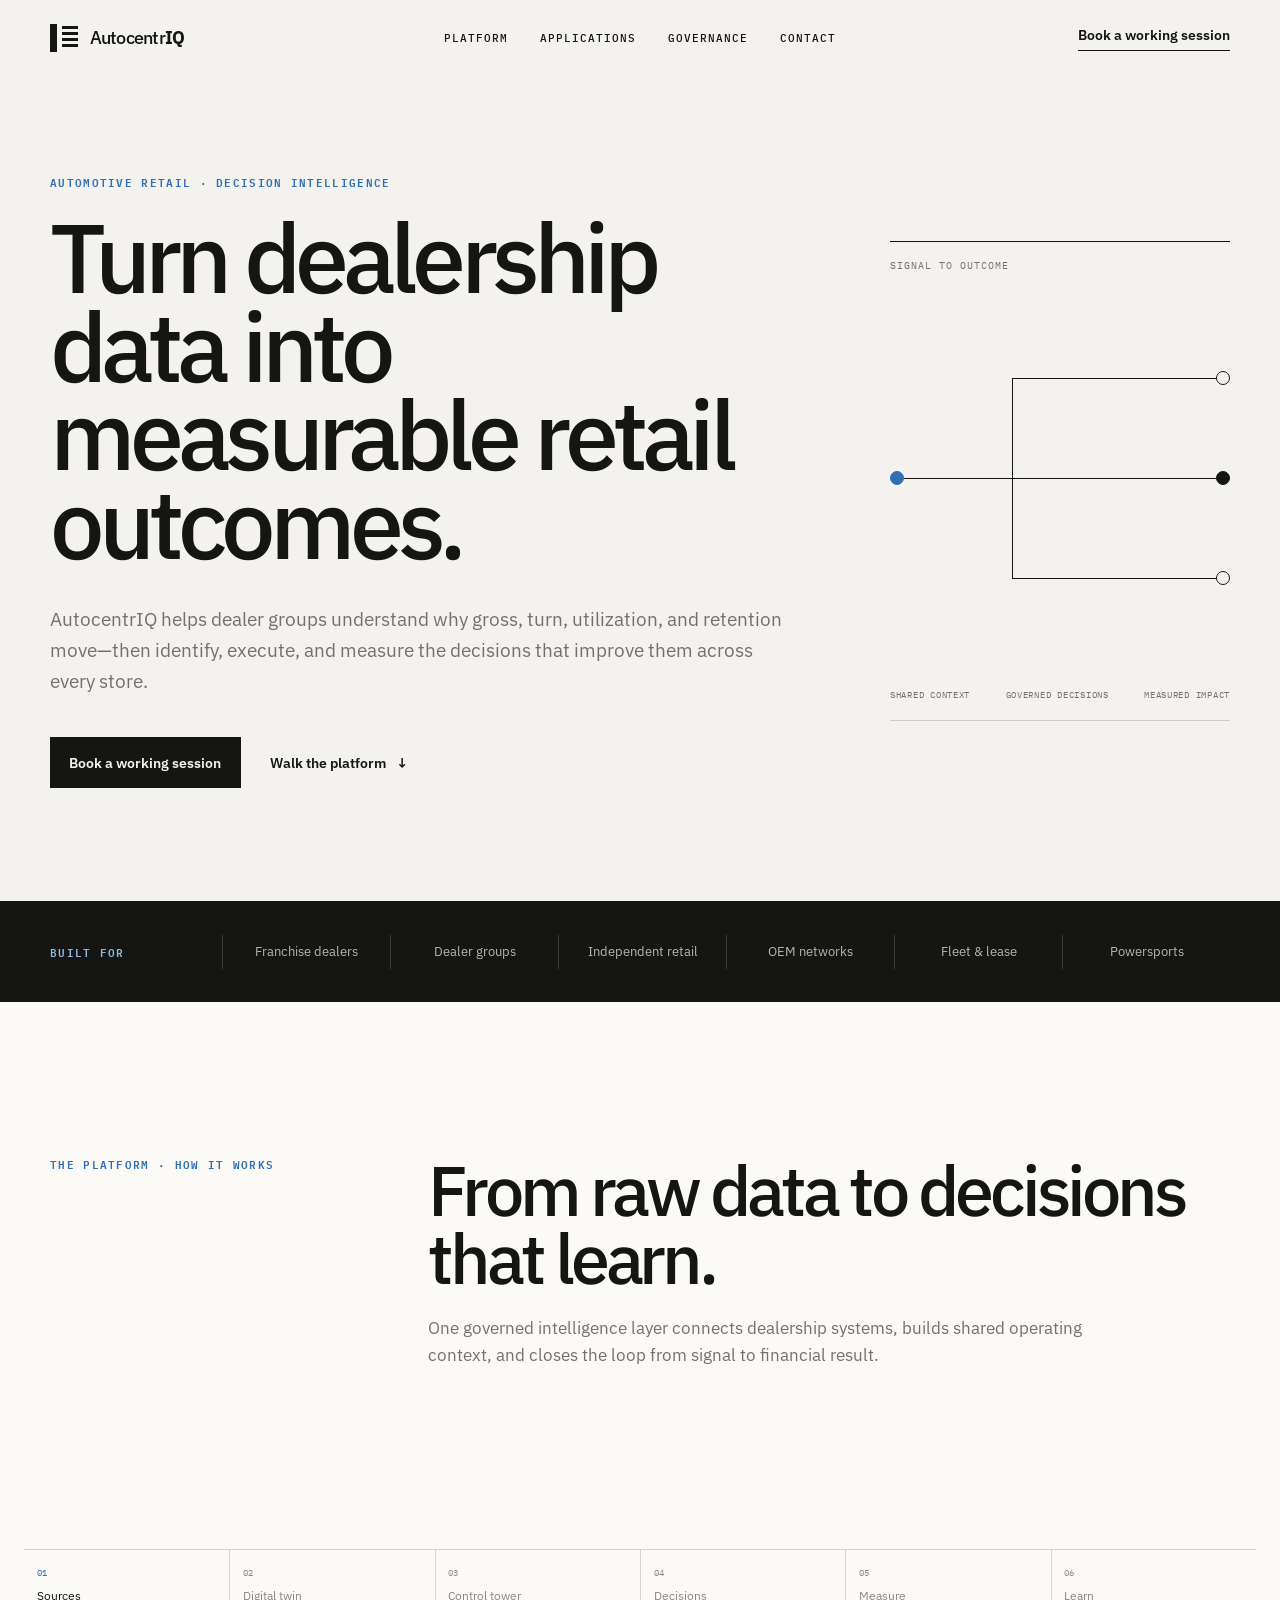
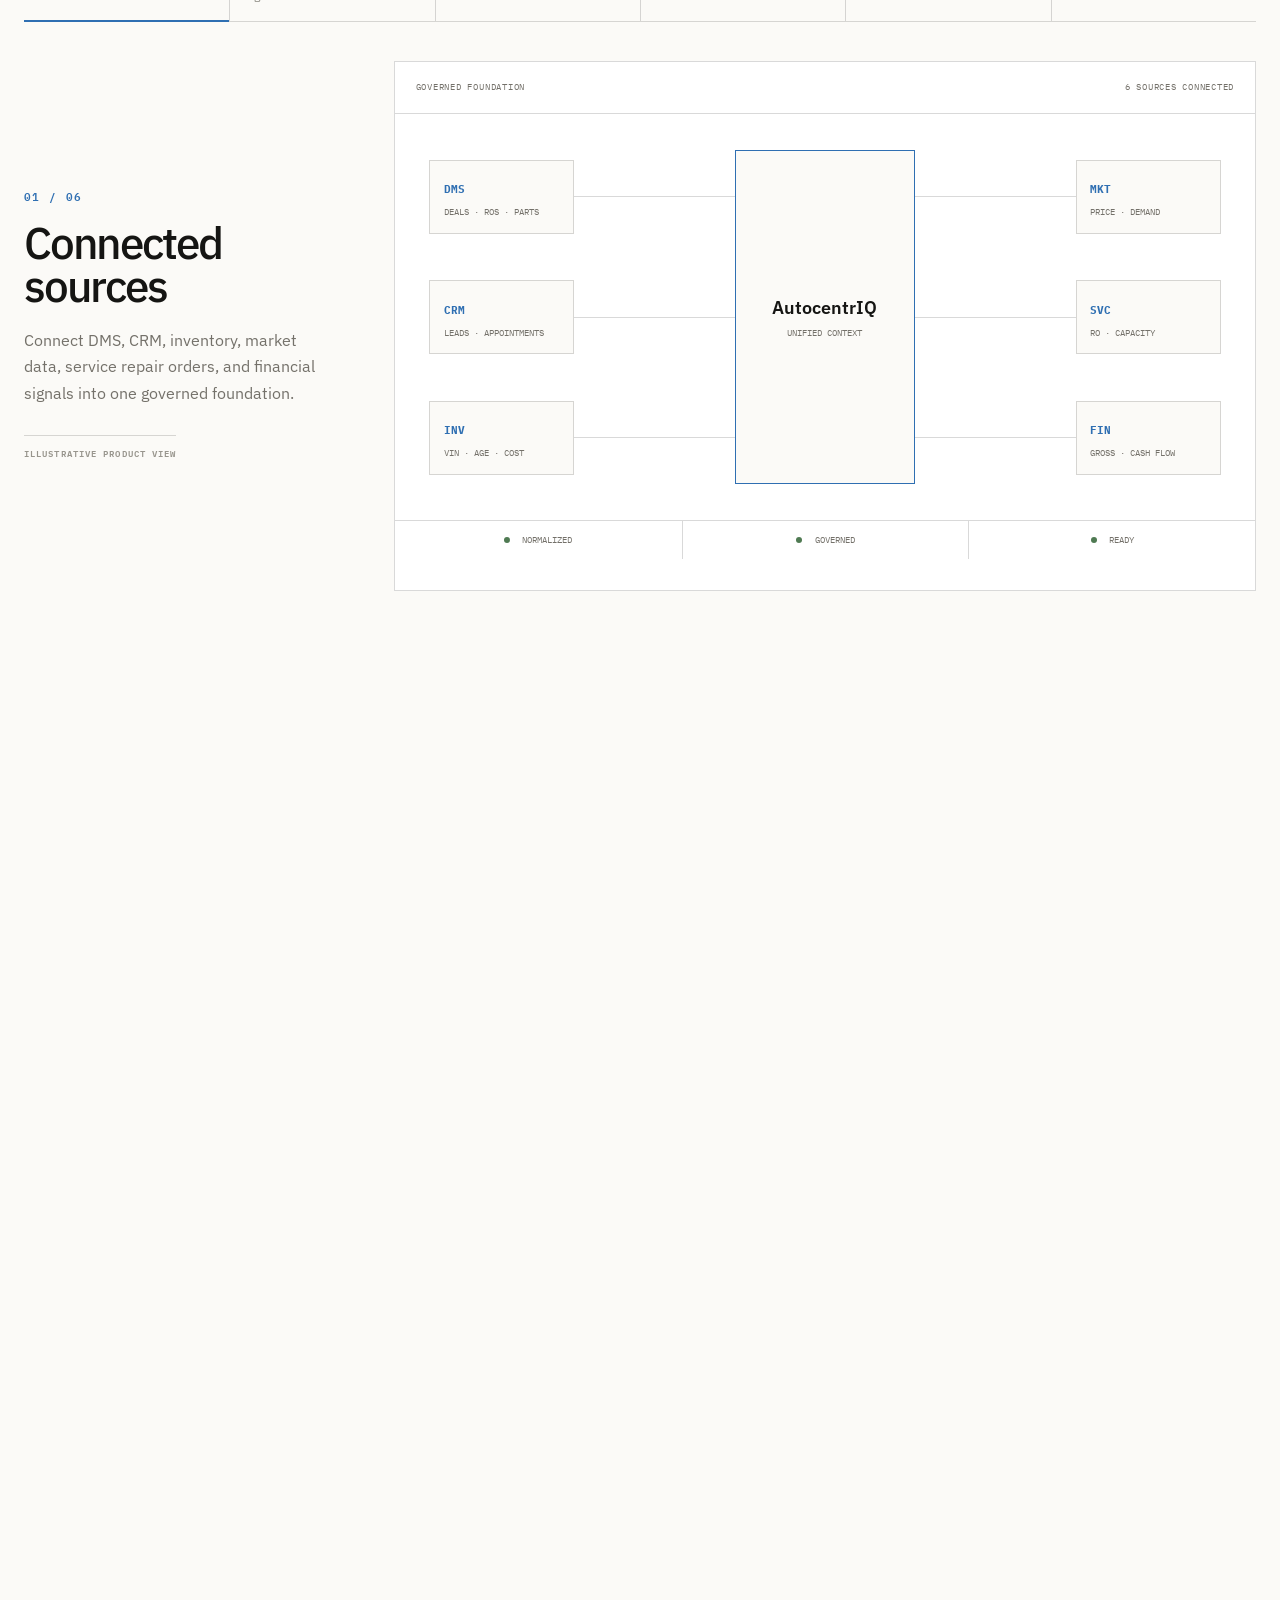
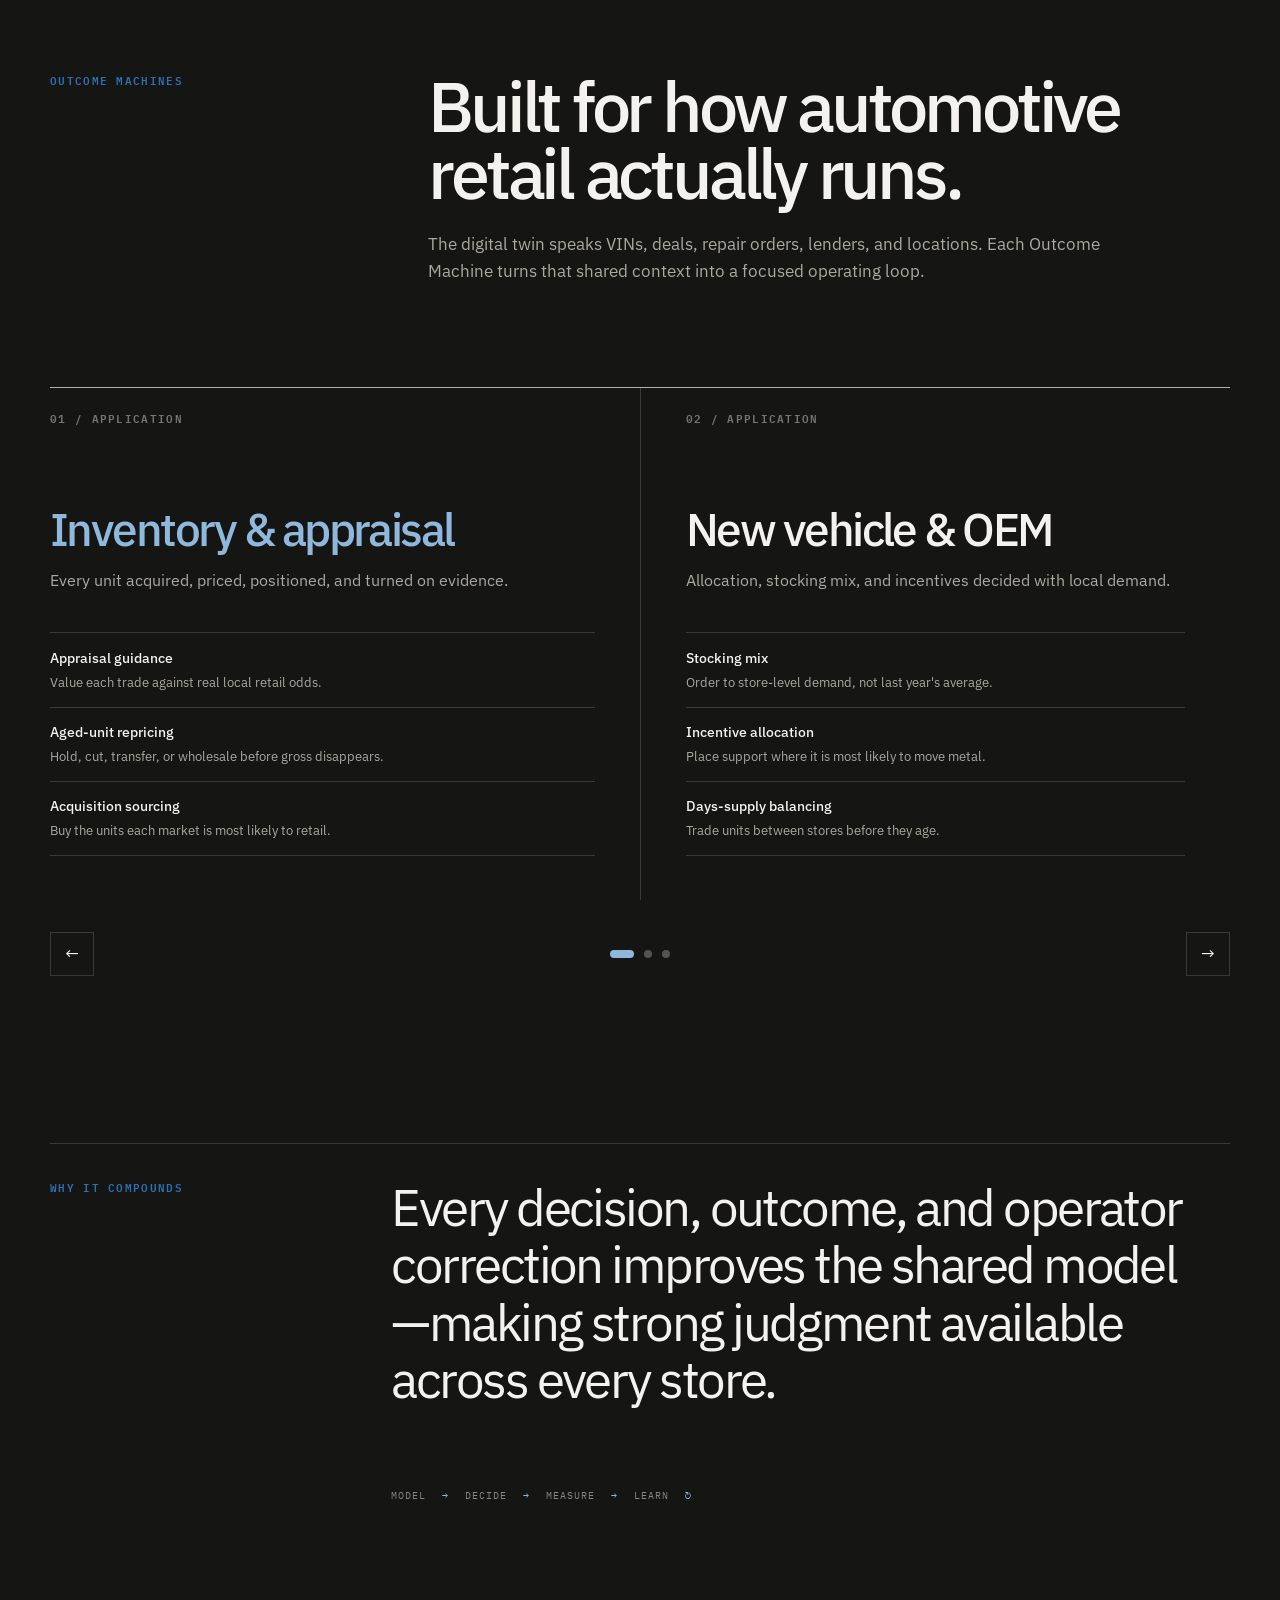
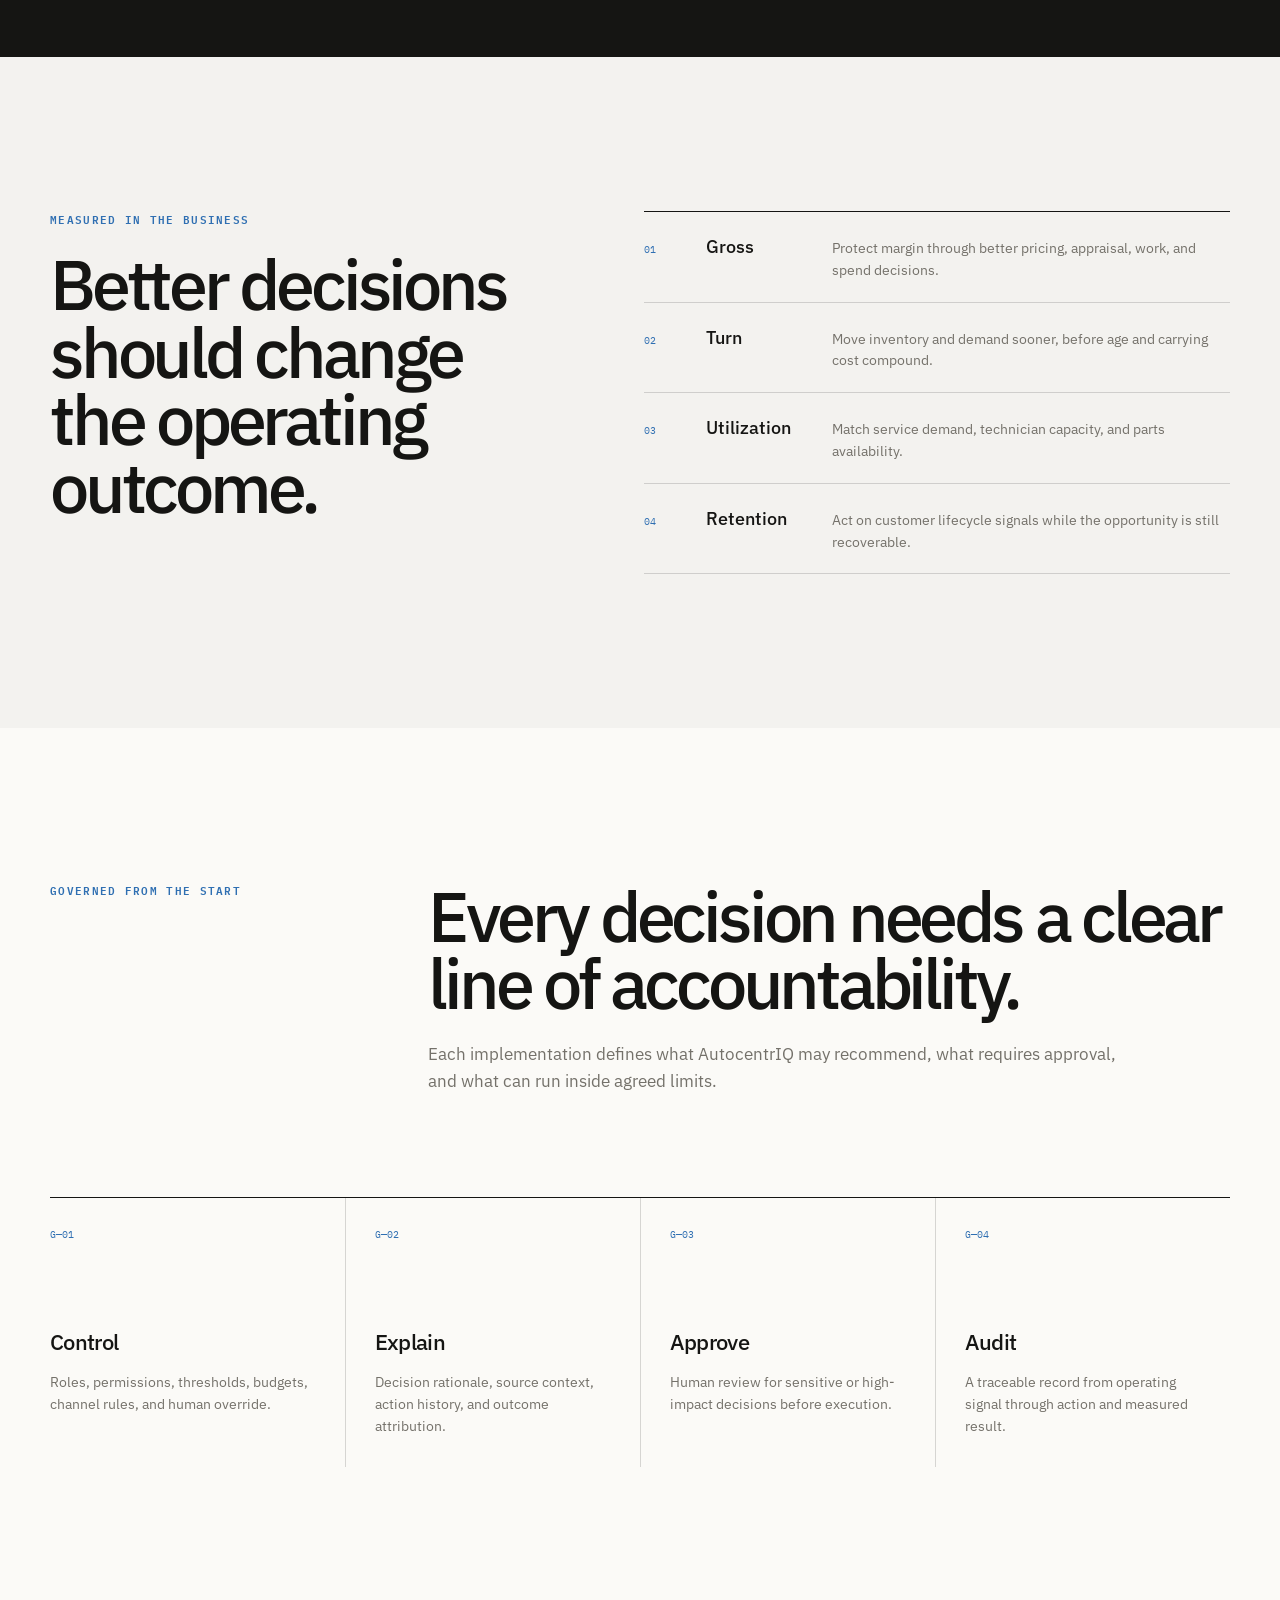
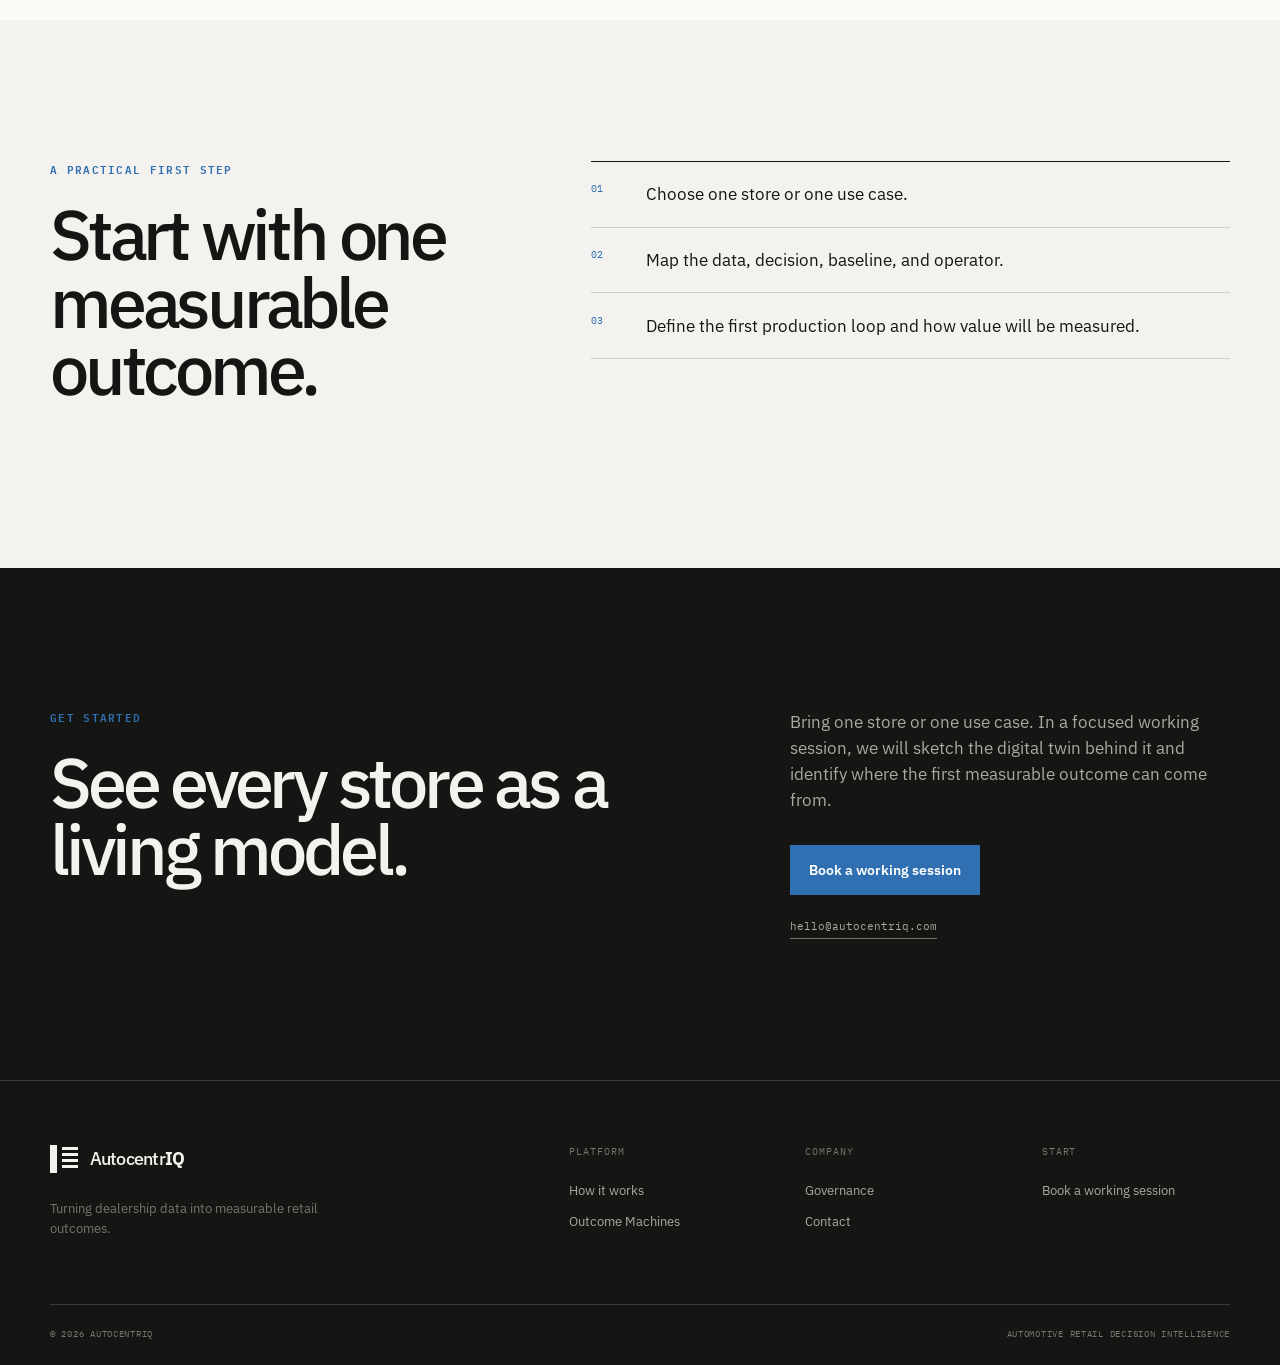
<file: index.html>
<!doctype html>
<html lang="en">
  <head>
    <meta charset="utf-8">
    <meta name="viewport" content="width=device-width, initial-scale=1">
    <title>AutocentrIQ | Automotive Retail Decision Intelligence</title>
    <meta
      name="description"
      content="AutocentrIQ turns dealership data into measurable retail outcomes with an automotive digital twin, focused control towers, and governed Outcome Machines."
    >
    <meta name="theme-color" content="#f3f2ef">
    <meta property="og:title" content="AutocentrIQ | Automotive Retail Decision Intelligence">
    <meta property="og:description" content="Turn dealership data into measurable retail outcomes.">
    <meta property="og:url" content="https://autocentriq.com/">
    <meta property="og:type" content="website">
    <meta property="og:site_name" content="AutocentrIQ">
    <meta property="og:image" content="https://autocentriq.com/assets/og-autocentriq-v2.png">
    <meta property="og:image:type" content="image/png">
    <meta property="og:image:width" content="1200">
    <meta property="og:image:height" content="630">
    <meta property="og:image:alt" content="AutocentrIQ turns dealership data into measurable retail outcomes.">
    <meta name="twitter:card" content="summary_large_image">
    <meta name="twitter:title" content="AutocentrIQ | Automotive Retail Decision Intelligence">
    <meta name="twitter:description" content="Turn dealership data into measurable retail outcomes.">
    <meta name="twitter:image" content="https://autocentriq.com/assets/og-autocentriq-v2.png">
    <link rel="preconnect" href="https://fonts.googleapis.com">
    <link rel="preconnect" href="https://fonts.gstatic.com" crossorigin>
    <link
      href="https://fonts.googleapis.com/css2?family=IBM+Plex+Mono:wght@400;500;600&amp;family=IBM+Plex+Sans:wght@400;500;600;700&amp;display=swap"
      rel="stylesheet"
    >
    <link rel="stylesheet" href="styles.css">
    <script type="application/ld+json">
      {
        "@context": "https://schema.org",
        "@type": "SoftwareApplication",
        "name": "AutocentrIQ",
        "applicationCategory": "BusinessApplication",
        "operatingSystem": "Web",
        "description": "Automotive retail decision intelligence for dealerships and dealer groups."
      }
    </script>
  </head>
  <body>
    <a class="skip-link" href="#main">Skip to content</a>

    <header class="site-header" data-header>
      <nav class="nav shell" aria-label="Primary navigation">
        <a class="brand" href="#top" aria-label="AutocentrIQ home">
          <span class="brand-mark" aria-hidden="true"></span>
          <span>Autocentr<span>IQ</span></span>
        </a>
        <div class="nav-links">
          <a href="#platform">Platform</a>
          <a href="#applications">Applications</a>
          <a href="#governance">Governance</a>
          <a href="#contact">Contact</a>
        </div>
        <a class="nav-cta" href="mailto:hello@autocentriq.com?subject=AutocentrIQ%20working%20session">Book a working session</a>
      </nav>
    </header>

    <main id="main">
      <section class="hero" id="top">
        <div class="shell hero-grid">
          <div class="hero-copy">
            <p class="eyebrow">Automotive retail · decision intelligence</p>
            <h1>Turn dealership data into measurable retail outcomes.</h1>
            <p class="hero-lede">
              AutocentrIQ helps dealer groups understand why gross, turn, utilization, and retention move—then identify, execute, and measure the decisions that improve them across every store.
            </p>
            <div class="hero-actions">
              <a class="button button-dark" href="mailto:hello@autocentriq.com?subject=AutocentrIQ%20working%20session">Book a working session</a>
              <a class="text-link" href="#platform">Walk the platform <span aria-hidden="true">↓</span></a>
            </div>
          </div>

          <div class="hero-system" aria-label="Data signals branching into measurable decisions">
            <div class="hero-system-label">Signal to outcome</div>
            <div class="signal-flow" aria-hidden="true">
              <i class="signal-origin"></i>
              <span class="signal-input-line"></span>
              <span class="signal-bus"></span>
              <span class="signal-output-line output-one"></span>
              <span class="signal-output-line output-two"></span>
              <span class="signal-output-line output-three"></span>
              <i class="signal-node node-one"></i>
              <i class="signal-node node-two"></i>
              <i class="signal-node node-three"></i>
            </div>
            <div class="hero-system-caption">
              <span>Shared context</span>
              <span>Governed decisions</span>
              <span>Measured impact</span>
            </div>
          </div>
        </div>
      </section>

      <section class="market-strip" aria-labelledby="market-title">
        <div class="shell">
          <p class="strip-label" id="market-title">Built for</p>
          <div class="market-list">
            <span>Franchise dealers</span>
            <span>Dealer groups</span>
            <span>Independent retail</span>
            <span>OEM networks</span>
            <span>Fleet &amp; lease</span>
            <span>Powersports</span>
          </div>
        </div>
      </section>

      <section class="platform-intro" id="platform">
        <div class="shell intro-grid">
          <p class="eyebrow">The platform · how it works</p>
          <div>
            <h2>From raw data to decisions that learn.</h2>
            <p>One governed intelligence layer connects dealership systems, builds shared operating context, and closes the loop from signal to financial result.</p>
          </div>
        </div>
      </section>

      <section class="platform-story" data-platform-story aria-label="AutocentrIQ platform walkthrough">
        <div class="platform-track" data-platform-track>
          <div class="platform-sticky">
            <div class="shell platform-frame">
              <div class="platform-tabs" role="tablist" aria-label="Platform stages">
                <button type="button" role="tab" aria-selected="true" aria-controls="stage-sources" id="tab-sources" data-platform-step="0">
                  <span>01</span>Sources
                </button>
                <button type="button" role="tab" aria-selected="false" aria-controls="stage-twin" id="tab-twin" data-platform-step="1" tabindex="-1">
                  <span>02</span>Digital twin
                </button>
                <button type="button" role="tab" aria-selected="false" aria-controls="stage-tower" id="tab-tower" data-platform-step="2" tabindex="-1">
                  <span>03</span>Control tower
                </button>
                <button type="button" role="tab" aria-selected="false" aria-controls="stage-decisions" id="tab-decisions" data-platform-step="3" tabindex="-1">
                  <span>04</span>Decisions
                </button>
                <button type="button" role="tab" aria-selected="false" aria-controls="stage-measure" id="tab-measure" data-platform-step="4" tabindex="-1">
                  <span>05</span>Measure
                </button>
                <button type="button" role="tab" aria-selected="false" aria-controls="stage-learn" id="tab-learn" data-platform-step="5" tabindex="-1">
                  <span>06</span>Learn
                </button>
              </div>

              <div class="platform-stage-wrap">
                <div class="stage-copy" aria-live="polite">
                  <p class="stage-count" data-stage-count>01 / 06</p>
                  <h3 data-stage-title>Connected sources</h3>
                  <p data-stage-description>Connect DMS, CRM, inventory, market data, service repair orders, and financial signals into one governed foundation.</p>
                  <span class="illustrative-note">Illustrative product view</span>
                </div>

                <div class="stage-visuals">
                  <article class="stage-panel is-active" role="tabpanel" id="stage-sources" aria-labelledby="tab-sources" data-stage-panel="0">
                    <header class="product-bar"><span>Governed foundation</span><span>6 sources connected</span></header>
                    <div class="source-map">
                      <div class="source-node source-dms"><b>DMS</b><small>Deals · ROs · parts</small></div>
                      <span class="source-link source-link-l1" aria-hidden="true"></span>
                      <div class="source-node source-crm"><b>CRM</b><small>Leads · appointments</small></div>
                      <span class="source-link source-link-l2" aria-hidden="true"></span>
                      <div class="source-node source-inv"><b>INV</b><small>VIN · age · cost</small></div>
                      <span class="source-link source-link-l3" aria-hidden="true"></span>
                      <div class="source-core"><span>AutocentrIQ</span><small>Unified context</small></div>
                      <span class="source-link source-link-r1" aria-hidden="true"></span>
                      <div class="source-node source-mkt"><b>MKT</b><small>Price · demand</small></div>
                      <span class="source-link source-link-r2" aria-hidden="true"></span>
                      <div class="source-node source-svc"><b>SVC</b><small>RO · capacity</small></div>
                      <span class="source-link source-link-r3" aria-hidden="true"></span>
                      <div class="source-node source-fin"><b>FIN</b><small>Gross · cash flow</small></div>
                    </div>
                    <div class="stage-status"><span><i></i> Normalized</span><span><i></i> Governed</span><span><i></i> Ready</span></div>
                  </article>

                  <article class="stage-panel" role="tabpanel" id="stage-twin" aria-labelledby="tab-twin" data-stage-panel="1" hidden>
                    <header class="product-bar"><span>Automotive digital twin</span><span>Living operating model</span></header>
                    <div class="entity-map">
                      <div class="entity entity-customer is-key"><span>Customer</span><small>Identity · lifecycle</small></div>
                      <span class="entity-link entity-link-l1" aria-hidden="true"></span>
                      <div class="entity entity-deal"><span>Deal</span><small>Structure · gross</small></div>
                      <span class="entity-link entity-link-l2" aria-hidden="true"></span>
                      <div class="entity entity-vin"><span>Vehicle · VIN</span><small>Cost · age · demand</small></div>
                      <span class="entity-link entity-link-l3" aria-hidden="true"></span>
                      <div class="entity-hub"><span>Shared entity model</span><small>Relationships · definitions · history</small></div>
                      <span class="entity-link entity-link-r1" aria-hidden="true"></span>
                      <div class="entity entity-location"><span>Location</span><small>Market · performance</small></div>
                      <span class="entity-link entity-link-r2" aria-hidden="true"></span>
                      <div class="entity entity-lender"><span>Lender</span><small>Terms · approval</small></div>
                      <span class="entity-link entity-link-r3" aria-hidden="true"></span>
                      <div class="entity entity-ro"><span>Repair order</span><small>Service · parts</small></div>
                    </div>
                    <div class="twin-attributes"><span>Customer ID · Key</span><span>Phone · PII</span><span>Location · Dimension</span></div>
                  </article>

                  <article class="stage-panel" role="tabpanel" id="stage-tower" aria-labelledby="tab-tower" data-stage-panel="2" hidden>
                    <header class="product-bar"><span>Inventory control tower</span><span>Today · all locations</span></header>
                    <div class="tower-kpis">
                      <div><span>Front gross / unit</span><strong>$2,940</strong><small class="positive">▲ $180</small></div>
                      <div><span>Avg. days in stock</span><strong>58 d</strong><small class="risk">▲ 6 d</small></div>
                      <div><span>Inventory turn</span><strong>9.4×</strong><small class="positive">▲ 0.6</small></div>
                    </div>
                    <div class="tower-columns">
                      <div>
                        <p class="ui-label">Signals · 3 active</p>
                        <div class="signal-item"><i class="risk-dot"></i><span><b>18 units aged 60+ days</b><small>North store · capital at risk</small></span></div>
                        <div class="signal-item"><i></i><span><b>Demand surge · midsize SUV</b><small>Local market views rising</small></span></div>
                        <div class="signal-item"><i></i><span><b>Lead response slipping</b><small>Above target response time</small></span></div>
                      </div>
                      <div>
                        <p class="ui-label">Recommended decisions</p>
                        <div class="recommendation"><span>Reprice aged units</span><b>Review</b></div>
                        <div class="recommendation"><span>Raise SUV appraisal</span><b>Review</b></div>
                        <div class="recommendation"><span>Reassign priority leads</span><b>Queued</b></div>
                      </div>
                    </div>
                  </article>

                  <article class="stage-panel" role="tabpanel" id="stage-decisions" aria-labelledby="tab-decisions" data-stage-panel="3" hidden>
                    <header class="product-bar"><span>Decision cockpit</span><span>3 in review</span></header>
                    <div class="decision-list">
                      <div class="decision-row">
                        <div><span>Reprice 6 aged units</span><small>Adjust list price before day 75</small></div>
                        <div class="decision-impact"><small>Potential impact</small><strong>+$44K</strong></div>
                        <div class="confidence"><small>Confidence</small><strong>96%</strong></div>
                        <span class="approval-state">Approve</span>
                      </div>
                      <div class="decision-row">
                        <div><span>Stock 12 midsize SUVs</span><small>Local demand exceeds days supply</small></div>
                        <div class="decision-impact"><small>Potential impact</small><strong>+$96K</strong></div>
                        <div class="confidence"><small>Confidence</small><strong>91%</strong></div>
                        <span class="approval-state is-approved">Approved</span>
                      </div>
                      <div class="decision-row">
                        <div><span>Wholesale 4 units · North</span><small>Retail odds below operating threshold</small></div>
                        <div class="decision-impact"><small>Capital released</small><strong>$31K</strong></div>
                        <div class="confidence"><small>Confidence</small><strong>88%</strong></div>
                        <span class="approval-state">Approve</span>
                      </div>
                    </div>
                    <p class="decision-footnote">Actions remain inside configured policies, approvals, and operating limits.</p>
                  </article>

                  <article class="stage-panel" role="tabpanel" id="stage-measure" aria-labelledby="tab-measure" data-stage-panel="4" hidden>
                    <header class="product-bar"><span>Measured outcome</span><span>Against baseline</span></header>
                    <div class="measurement-chart" aria-label="Illustrative measured result compared with baseline">
                      <div class="chart-grid"><span></span><span></span><span></span><span></span></div>
                      <div class="chart-baseline"></div>
                      <div class="chart-bars">
                        <i style="--bar: 32%"></i><i style="--bar: 38%"></i><i style="--bar: 35%"></i><i class="decision-marker" style="--bar: 47%"></i><i style="--bar: 58%"></i><i style="--bar: 69%"></i><i style="--bar: 78%"></i><i style="--bar: 88%"></i>
                      </div>
                      <span class="chart-legend legend-measured">Measured</span>
                      <span class="chart-legend legend-baseline">Baseline</span>
                      <span class="chart-event">Decision applied</span>
                    </div>
                    <div class="measure-summary"><span><b>Gross / unit</b>Improving</span><span><b>Days to turn</b>Declining</span><span><b>Repricing cycle</b>Faster</span></div>
                  </article>

                  <article class="stage-panel" role="tabpanel" id="stage-learn" aria-labelledby="tab-learn" data-stage-panel="5" hidden>
                    <header class="product-bar"><span>Continuous learning</span><span>Every outcome adds context</span></header>
                    <div class="learning-model">
                      <div class="learning-core"><b>AutocentrIQ</b><span>Sharper every cycle</span></div>
                      <div class="learning-node learn-twin"><b>Twin</b><span>Shared context</span></div>
                      <div class="learning-node learn-decide"><b>Decide</b><span>Best action</span></div>
                      <div class="learning-node learn-measure"><b>Measure</b><span>Real impact</span></div>
                      <div class="learning-node learn-correct"><b>Correct</b><span>Operator input</span></div>
                      <span class="orbit-ring ring-outer"></span>
                      <span class="orbit-ring ring-inner"></span>
                    </div>
                    <p class="learning-caption">The system learns by location, vehicle, customer segment, operating condition, and operator correction.</p>
                  </article>
                </div>
              </div>
            </div>
          </div>
        </div>
      </section>

      <section class="applications" id="applications" data-applications>
        <div class="shell applications-header">
          <p class="eyebrow">Outcome Machines</p>
          <div>
            <h2>Built for how automotive retail actually runs.</h2>
            <p>The digital twin speaks VINs, deals, repair orders, lenders, and locations. Each Outcome Machine turns that shared context into a focused operating loop.</p>
          </div>
        </div>

        <div class="shell application-pages" aria-live="polite">
          <div class="application-page is-active" id="application-page-1" role="tabpanel" aria-labelledby="application-dot-1" data-application-page="0">
            <article class="application-card application-primary">
              <p class="application-index">01 / Application</p>
              <h3>Inventory &amp; appraisal</h3>
              <p>Every unit acquired, priced, positioned, and turned on evidence.</p>
              <ul>
                <li><span>Appraisal guidance</span>Value each trade against real local retail odds.</li>
                <li><span>Aged-unit repricing</span>Hold, cut, transfer, or wholesale before gross disappears.</li>
                <li><span>Acquisition sourcing</span>Buy the units each market is most likely to retail.</li>
              </ul>
            </article>
            <article class="application-card">
              <p class="application-index">02 / Application</p>
              <h3>New vehicle &amp; OEM</h3>
              <p>Allocation, stocking mix, and incentives decided with local demand.</p>
              <ul>
                <li><span>Stocking mix</span>Order to store-level demand, not last year's average.</li>
                <li><span>Incentive allocation</span>Place support where it is most likely to move metal.</li>
                <li><span>Days-supply balancing</span>Trade units between stores before they age.</li>
              </ul>
            </article>
          </div>

          <div class="application-page" id="application-page-2" role="tabpanel" aria-labelledby="application-dot-2" data-application-page="1" hidden>
            <article class="application-card">
              <p class="application-index">03 / Application</p>
              <h3>F&amp;I &amp; lending</h3>
              <p>Faster, fairer, and fully documented finance decisions.</p>
              <ul>
                <li><span>Lender routing</span>Match each deal to the best-fit approval path.</li>
                <li><span>Product fit</span>Prioritize relevant offers for the customer and deal.</li>
                <li><span>Decision record</span>Keep rationale, inputs, and approvals traceable.</li>
              </ul>
            </article>
            <article class="application-card">
              <p class="application-index">04 / Application</p>
              <h3>Fixed ops &amp; service</h3>
              <p>Fill bays, protect effective labor rate, and recover deferred demand.</p>
              <ul>
                <li><span>Bay &amp; tech capacity</span>Schedule against real technician throughput.</li>
                <li><span>Declined-service recovery</span>Re-engage customers when capacity can serve them.</li>
                <li><span>Parts demand</span>Align stocking with upcoming repair-order needs.</li>
              </ul>
            </article>
          </div>

          <div class="application-page" id="application-page-3" role="tabpanel" aria-labelledby="application-dot-3" data-application-page="2" hidden>
            <article class="application-card">
              <p class="application-index">05 / Application</p>
              <h3>Marketing &amp; leads</h3>
              <p>Spend and follow-up mapped to profitable retail outcomes.</p>
              <ul>
                <li><span>Profit attribution</span>Connect channels to sold units and gross contribution.</li>
                <li><span>Lead prioritization</span>Work the opportunities most likely to close.</li>
                <li><span>Follow-up execution</span>Keep valuable demand from going cold.</li>
              </ul>
            </article>
            <article class="application-card">
              <p class="application-index">06 / Application</p>
              <h3>Dealer group operations</h3>
              <p>One operating picture and one decision language across every store.</p>
              <ul>
                <li><span>Store benchmarking</span>Compare stores using the same operating definitions.</li>
                <li><span>Inventory movement</span>Position units where they are most likely to sell.</li>
                <li><span>Forecast &amp; priorities</span>Align teams around the gaps that change the outcome.</li>
              </ul>
            </article>
          </div>

          <div class="application-controls">
            <button type="button" class="application-arrow" data-application-nav="prev" aria-label="Previous applications">←</button>
            <div class="application-dots" role="tablist" aria-label="Application pages">
              <button type="button" role="tab" id="application-dot-1" aria-controls="application-page-1" aria-selected="true" data-application-dot="0" aria-label="Applications 1 and 2"></button>
              <button type="button" role="tab" id="application-dot-2" aria-controls="application-page-2" aria-selected="false" data-application-dot="1" aria-label="Applications 3 and 4"></button>
              <button type="button" role="tab" id="application-dot-3" aria-controls="application-page-3" aria-selected="false" data-application-dot="2" aria-label="Applications 5 and 6"></button>
            </div>
            <button type="button" class="application-arrow" data-application-nav="next" aria-label="Next applications">→</button>
          </div>
        </div>

        <div class="shell compounding">
          <p class="eyebrow">Why it compounds</p>
          <p>Every decision, outcome, and operator correction improves the shared model—making strong judgment available across every store.</p>
          <div class="compound-loop" aria-label="Continuous improvement loop">
            <span>Model</span><i>→</i><span>Decide</span><i>→</i><span>Measure</span><i>→</i><span>Learn</span><i>↻</i>
          </div>
        </div>
      </section>

      <section class="outcomes" id="outcomes">
        <div class="shell outcomes-grid">
          <div>
            <p class="eyebrow">Measured in the business</p>
            <h2>Better decisions should change the operating outcome.</h2>
          </div>
          <div class="outcome-list">
            <article><span>01</span><h3>Gross</h3><p>Protect margin through better pricing, appraisal, work, and spend decisions.</p></article>
            <article><span>02</span><h3>Turn</h3><p>Move inventory and demand sooner, before age and carrying cost compound.</p></article>
            <article><span>03</span><h3>Utilization</h3><p>Match service demand, technician capacity, and parts availability.</p></article>
            <article><span>04</span><h3>Retention</h3><p>Act on customer lifecycle signals while the opportunity is still recoverable.</p></article>
          </div>
        </div>
      </section>

      <section class="governance" id="governance">
        <div class="shell governance-header">
          <p class="eyebrow">Governed from the start</p>
          <div>
            <h2>Every decision needs a clear line of accountability.</h2>
            <p>Each implementation defines what AutocentrIQ may recommend, what requires approval, and what can run inside agreed limits.</p>
          </div>
        </div>
        <div class="shell governance-grid">
          <article>
            <span>G—01</span>
            <h3>Control</h3>
            <p>Roles, permissions, thresholds, budgets, channel rules, and human override.</p>
          </article>
          <article>
            <span>G—02</span>
            <h3>Explain</h3>
            <p>Decision rationale, source context, action history, and outcome attribution.</p>
          </article>
          <article>
            <span>G—03</span>
            <h3>Approve</h3>
            <p>Human review for sensitive or high-impact decisions before execution.</p>
          </article>
          <article>
            <span>G—04</span>
            <h3>Audit</h3>
            <p>A traceable record from operating signal through action and measured result.</p>
          </article>
        </div>
      </section>

      <section class="working-session">
        <div class="shell session-grid">
          <div>
            <p class="eyebrow">A practical first step</p>
            <h2>Start with one measurable outcome.</h2>
          </div>
          <ol>
            <li><span>01</span><p>Choose one store or one use case.</p></li>
            <li><span>02</span><p>Map the data, decision, baseline, and operator.</p></li>
            <li><span>03</span><p>Define the first production loop and how value will be measured.</p></li>
          </ol>
        </div>
      </section>

      <section class="final-cta" id="contact">
        <div class="shell final-grid">
          <div>
            <p class="eyebrow">Get started</p>
            <h2>See every store as a living model.</h2>
          </div>
          <div>
            <p>Bring one store or one use case. In a focused working session, we will sketch the digital twin behind it and identify where the first measurable outcome can come from.</p>
            <a class="button button-blue" href="mailto:hello@autocentriq.com?subject=AutocentrIQ%20working%20session">Book a working session</a>
            <a class="email-link" href="mailto:hello@autocentriq.com">hello@autocentriq.com</a>
          </div>
        </div>
      </section>
    </main>

    <footer class="footer">
      <div class="shell footer-top">
        <div>
          <a class="brand" href="#top" aria-label="AutocentrIQ home">
            <span class="brand-mark" aria-hidden="true"></span>
            <span>Autocentr<span>IQ</span></span>
          </a>
          <p>Turning dealership data into measurable retail outcomes.</p>
        </div>
        <div><span>Platform</span><a href="#platform">How it works</a><a href="#applications">Outcome Machines</a></div>
        <div><span>Company</span><a href="#governance">Governance</a><a href="mailto:hello@autocentriq.com">Contact</a></div>
        <div><span>Start</span><a href="mailto:hello@autocentriq.com?subject=AutocentrIQ%20working%20session">Book a working session</a></div>
      </div>
      <div class="shell footer-bottom"><span>© 2026 AutocentrIQ</span><span>Automotive retail decision intelligence</span></div>
    </footer>

    <script src="script.js" defer></script>
  </body>
</html>
</file>
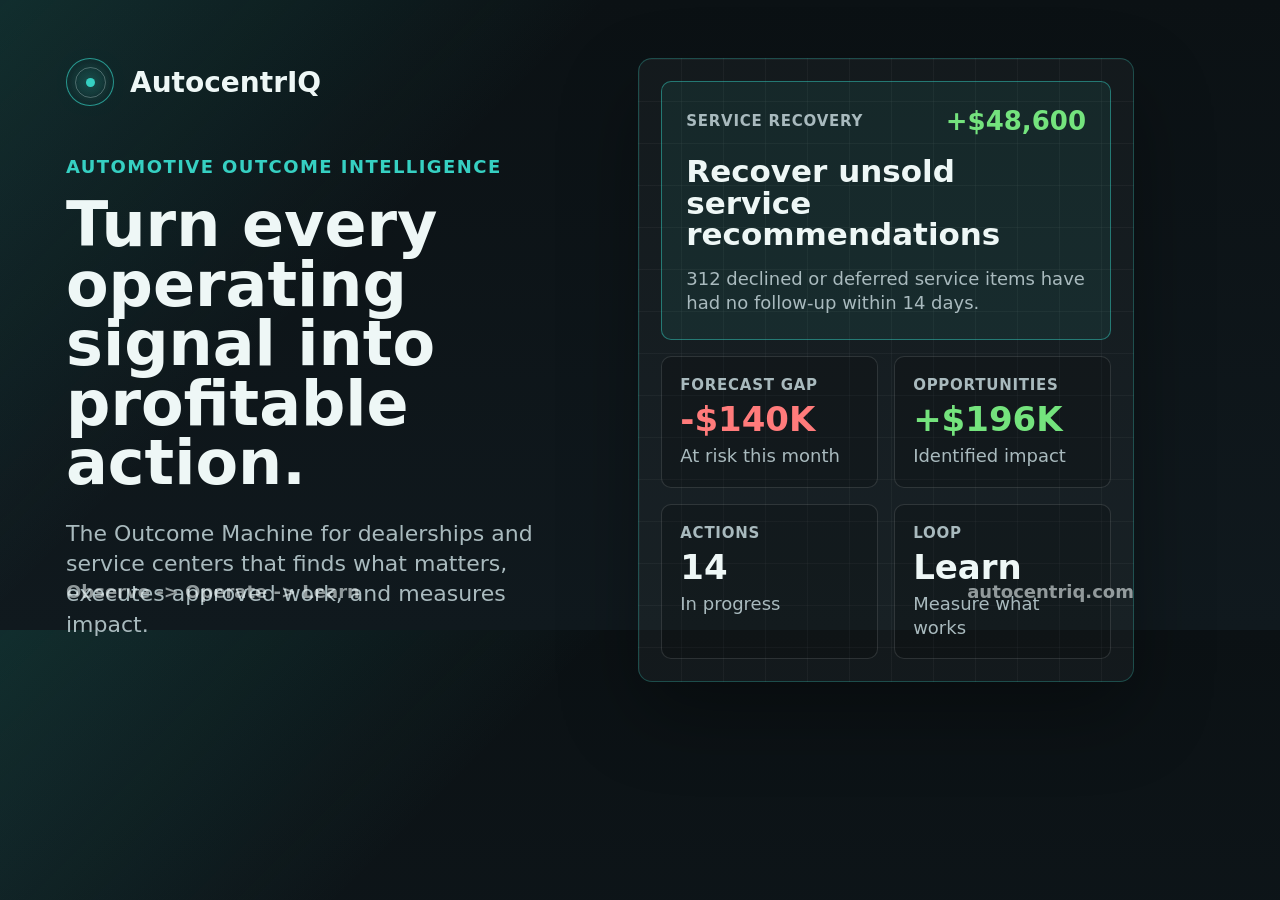
<file: assets/og-card.html>
<!doctype html>
<html lang="en">
  <head>
    <meta charset="utf-8">
    <meta name="viewport" content="width=device-width, initial-scale=1">
    <meta name="robots" content="noindex">
    <title>AutocentrIQ OG Card</title>
    <style>
      :root {
        --bg: #0b1114;
        --panel: #142026;
        --ink: #eef7f6;
        --muted: #a9babe;
        --accent: #36d0c2;
        --green: #74e37d;
        --risk: #ff7b7b;
      }

      * {
        box-sizing: border-box;
      }

      body {
        margin: 0;
        width: 1200px;
        height: 630px;
        overflow: hidden;
        background:
          linear-gradient(135deg, rgba(54, 208, 194, 0.15), transparent 32%),
          linear-gradient(180deg, #0b1114, #10191e);
        color: var(--ink);
        font-family: Inter, ui-sans-serif, system-ui, -apple-system, BlinkMacSystemFont, "Segoe UI", sans-serif;
      }

      .frame {
        width: 1200px;
        height: 630px;
        padding: 58px 66px;
        display: grid;
        grid-template-columns: 0.92fr 0.88fr;
        gap: 54px;
        position: relative;
      }

      .brand {
        display: inline-flex;
        align-items: center;
        gap: 16px;
        font-weight: 850;
        font-size: 28px;
        margin-bottom: 50px;
      }

      .mark {
        width: 48px;
        height: 48px;
        border-radius: 50%;
        border: 1px solid rgba(54, 208, 194, 0.66);
        display: grid;
        place-items: center;
        background: radial-gradient(circle, rgba(54, 208, 194, 0.2), rgba(54, 208, 194, 0.02) 64%);
        position: relative;
      }

      .mark::before {
        content: "";
        width: 29px;
        height: 29px;
        border: 1px solid rgba(238, 247, 246, 0.28);
        border-radius: 50%;
      }

      .mark::after {
        content: "";
        position: absolute;
        width: 9px;
        height: 9px;
        border-radius: 50%;
        background: var(--accent);
        box-shadow: 0 0 28px rgba(54, 208, 194, 0.8);
      }

      .eyebrow {
        margin: 0 0 18px;
        color: var(--accent);
        text-transform: uppercase;
        font-weight: 850;
        font-size: 18px;
        letter-spacing: 0.08em;
      }

      h1 {
        margin: 0 0 26px;
        font-size: 62px;
        line-height: 0.96;
        letter-spacing: 0;
        max-width: 570px;
      }

      .lede {
        color: var(--muted);
        font-size: 22px;
        line-height: 1.38;
        max-width: 520px;
      }

      .visual {
        align-self: center;
        border: 1px solid rgba(54, 208, 194, 0.28);
        border-radius: 14px;
        padding: 22px;
        background:
          linear-gradient(rgba(238, 247, 246, 0.04) 1px, transparent 1px),
          linear-gradient(90deg, rgba(238, 247, 246, 0.04) 1px, transparent 1px),
          rgba(238, 247, 246, 0.035);
        background-size: 42px 42px;
        box-shadow: 0 32px 80px rgba(0, 0, 0, 0.32);
      }

      .opportunity {
        border: 1px solid rgba(54, 208, 194, 0.48);
        border-radius: 10px;
        background: rgba(54, 208, 194, 0.08);
        padding: 24px;
        margin-bottom: 16px;
      }

      .row {
        display: flex;
        justify-content: space-between;
        gap: 20px;
        align-items: center;
      }

      .label {
        color: var(--muted);
        text-transform: uppercase;
        font-size: 15px;
        font-weight: 850;
        letter-spacing: 0.05em;
      }

      .impact {
        color: var(--green);
        font-size: 26px;
        font-weight: 850;
        font-variant-numeric: tabular-nums;
      }

      h2 {
        font-size: 31px;
        line-height: 1.02;
        margin: 20px 0 16px;
      }

      .opportunity p,
      .metric p {
        color: var(--muted);
        margin: 0;
        font-size: 18px;
        line-height: 1.35;
      }

      .metrics {
        display: grid;
        grid-template-columns: 1fr 1fr;
        gap: 16px;
      }

      .metric {
        min-height: 116px;
        border: 1px solid rgba(238, 247, 246, 0.13);
        border-radius: 10px;
        padding: 18px;
        background: rgba(0, 0, 0, 0.18);
      }

      .metric strong {
        display: block;
        font-size: 34px;
        line-height: 1;
        margin: 8px 0;
        font-variant-numeric: tabular-nums;
      }

      .risk {
        color: var(--risk);
      }

      .footer {
        position: absolute;
        left: 66px;
        right: 66px;
        bottom: 28px;
        display: flex;
        justify-content: space-between;
        color: rgba(238, 247, 246, 0.58);
        font-size: 18px;
        font-weight: 700;
      }
    </style>
  </head>
  <body>
    <main class="frame">
      <section>
        <div class="brand">
          <span class="mark"></span>
          <span>AutocentrIQ</span>
        </div>
        <p class="eyebrow">Automotive Outcome Intelligence</p>
        <h1>Turn every operating signal into profitable action.</h1>
        <p class="lede">The Outcome Machine for dealerships and service centers that finds what matters, executes approved work, and measures impact.</p>
      </section>
      <section class="visual" aria-label="AutocentrIQ opportunity preview">
        <article class="opportunity">
          <div class="row">
            <span class="label">Service Recovery</span>
            <span class="impact">+$48,600</span>
          </div>
          <h2>Recover unsold service recommendations</h2>
          <p>312 declined or deferred service items have had no follow-up within 14 days.</p>
        </article>
        <div class="metrics">
          <article class="metric">
            <span class="label">Forecast Gap</span>
            <strong class="risk">-$140K</strong>
            <p>At risk this month</p>
          </article>
          <article class="metric">
            <span class="label">Opportunities</span>
            <strong class="impact">+$196K</strong>
            <p>Identified impact</p>
          </article>
          <article class="metric">
            <span class="label">Actions</span>
            <strong>14</strong>
            <p>In progress</p>
          </article>
          <article class="metric">
            <span class="label">Loop</span>
            <strong>Learn</strong>
            <p>Measure what works</p>
          </article>
        </div>
      </section>
      <div class="footer">
        <span>Observe -> Operate -> Learn</span>
        <span>autocentriq.com</span>
      </div>
    </main>
  </body>
</html>
</file>
<file: styles.css>
:root {
  --paper: #f3f2ef;
  --white: #fbfaf7;
  --ink: #151513;
  --muted: #74716a;
  --line: rgba(21, 21, 19, 0.16);
  --line-dark: rgba(243, 242, 239, 0.16);
  --blue: #2f6fb2;
  --blue-light: #8fb8dc;
  --green: #4f7a52;
  --rust: #a75e3c;
  --shell: 1180px;
  color-scheme: light;
  font-family: "IBM Plex Sans", system-ui, sans-serif;
}

* { box-sizing: border-box; }
html { scroll-behavior: smooth; }
body {
  margin: 0;
  overflow-x: hidden;
  background: var(--paper);
  color: var(--ink);
  font-size: 17px;
  line-height: 1.55;
  -webkit-font-smoothing: antialiased;
}
a { color: inherit; text-decoration: none; }
button { color: inherit; font: inherit; }
p, h1, h2, h3 { margin-top: 0; }
[hidden] { display: none !important; }
:focus-visible { outline: 3px solid var(--blue); outline-offset: 4px; }
::selection { background: var(--blue); color: #fff; }

.shell { width: min(calc(100% - 48px), var(--shell)); margin-inline: auto; }
.skip-link {
  position: fixed;
  z-index: 100;
  top: 1rem;
  left: 1rem;
  padding: 0.7rem 1rem;
  background: var(--ink);
  color: var(--paper);
  transform: translateY(-150%);
}
.skip-link:focus { transform: translateY(0); }

.site-header {
  position: sticky;
  z-index: 50;
  top: 0;
  background: rgba(243, 242, 239, 0.94);
  border-bottom: 1px solid transparent;
  backdrop-filter: blur(14px);
  transition: border-color 180ms ease;
}
.site-header.is-scrolled { border-color: var(--line); }
.nav {
  min-height: 76px;
  display: grid;
  grid-template-columns: 1fr auto 1fr;
  align-items: center;
  gap: 2rem;
}
.brand {
  display: inline-flex;
  width: fit-content;
  align-items: center;
  gap: 0.72rem;
  font-size: 1.12rem;
  font-weight: 500;
  letter-spacing: -0.04em;
}
.brand > span:last-child > span { font-weight: 700; }
.brand-mark {
  position: relative;
  width: 28px;
  height: 28px;
  border-left: 7px solid currentColor;
}
.brand-mark::before {
  content: "";
  position: absolute;
  top: 2px;
  left: 5px;
  width: 16px;
  height: 3px;
  background: currentColor;
  box-shadow: 0 6px currentColor, 0 12px currentColor, 0 18px currentColor;
}
.nav-links {
  display: flex;
  align-items: center;
  gap: 2rem;
  font-family: "IBM Plex Mono", monospace;
  font-size: 0.68rem;
  font-weight: 500;
  letter-spacing: 0.09em;
  text-transform: uppercase;
}
.nav-links a, .nav-cta, .text-link, .email-link { transition: color 150ms ease, border-color 150ms ease; }
.nav-links a:hover, .text-link:hover { color: var(--blue); }
.nav-cta {
  justify-self: end;
  padding-bottom: 0.22rem;
  border-bottom: 1px solid var(--ink);
  font-size: 0.86rem;
  font-weight: 600;
}
.nav-cta:hover { color: var(--blue); border-color: var(--blue); }

.eyebrow, .strip-label, .stage-count, .illustrative-note, .ui-label, .application-index {
  font-family: "IBM Plex Mono", monospace;
  font-size: 0.68rem;
  font-weight: 600;
  letter-spacing: 0.12em;
  line-height: 1.4;
  text-transform: uppercase;
}
.eyebrow { margin-bottom: 1.5rem; color: var(--blue); }
h1, h2 { font-weight: 500; letter-spacing: -0.06em; }

.hero { min-height: calc(100vh - 76px); display: flex; align-items: center; padding: 5rem 0 6rem; }
.hero-grid {
  display: grid;
  grid-template-columns: minmax(0, 1.4fr) minmax(340px, 0.6fr);
  gap: clamp(3rem, 7vw, 7.5rem);
  align-items: center;
}
.hero h1 {
  max-width: 850px;
  margin-bottom: 2.2rem;
  font-size: clamp(4.2rem, 7.6vw, 7.25rem);
  line-height: 0.91;
}
.hero-lede {
  max-width: 750px;
  margin-bottom: 2.6rem;
  color: var(--muted);
  font-size: clamp(1.05rem, 1.5vw, 1.28rem);
  line-height: 1.62;
}
.hero-actions { display: flex; align-items: center; gap: 1.8rem; flex-wrap: wrap; }
.button {
  display: inline-flex;
  min-height: 49px;
  align-items: center;
  justify-content: center;
  padding: 0.82rem 1.15rem;
  border: 1px solid transparent;
  font-size: 0.9rem;
  font-weight: 600;
  transition: background 150ms ease, color 150ms ease, border-color 150ms ease;
}
.button-dark { background: var(--ink); color: var(--paper); }
.button-dark:hover { background: var(--blue); }
.button-blue { background: var(--blue); color: #fff; }
.button-blue:hover { background: var(--paper); color: var(--ink); }
.text-link { display: inline-flex; align-items: center; gap: 0.65rem; font-size: 0.9rem; font-weight: 600; }

.hero-system { position: relative; min-height: 480px; border-top: 1px solid var(--ink); border-bottom: 1px solid var(--line); }
.hero-system-label {
  padding: 1rem 0;
  color: var(--muted);
  font-family: "IBM Plex Mono", monospace;
  font-size: 0.62rem;
  letter-spacing: 0.1em;
  text-transform: uppercase;
}
.signal-flow { position: absolute; inset: 58px 0 64px; }
.signal-origin, .signal-node {
  position: absolute;
  width: 14px;
  height: 14px;
  border: 1px solid var(--ink);
  border-radius: 50%;
  background: var(--paper);
  transform: translateY(-50%);
}
.signal-origin { left: 0; top: 50%; border-color: var(--blue); background: var(--blue); }
.signal-input-line { position: absolute; left: 14px; top: 50%; width: calc(36% - 14px); border-top: 1px solid var(--ink); }
.signal-bus { position: absolute; left: 36%; top: 22%; height: 56%; border-left: 1px solid var(--ink); }
.signal-output-line { position: absolute; left: 36%; right: 14px; border-top: 1px solid var(--ink); }
.output-one { top: 22%; }
.output-two { top: 50%; }
.output-three { top: 78%; }
.signal-node { right: 0; }
.signal-node.node-one { top: 22%; }
.signal-node.node-two { top: 50%; background: var(--ink); }
.signal-node.node-three { top: 78%; }
.hero-system-caption { position: absolute; inset: auto 0 1.1rem; display: flex; justify-content: space-between; color: var(--muted); font-family: "IBM Plex Mono", monospace; font-size: 0.57rem; letter-spacing: 0.08em; text-transform: uppercase; }

.market-strip { background: var(--ink); color: var(--paper); padding: 2.1rem 0; }
.market-strip .shell { display: grid; grid-template-columns: 140px 1fr; gap: 2rem; align-items: center; }
.strip-label { margin: 0; color: var(--blue-light); }
.market-list { display: grid; grid-template-columns: repeat(6, 1fr); }
.market-list span {
  padding: 0.45rem 1rem;
  color: #b8b5ae;
  border-left: 1px solid var(--line-dark);
  font-size: 0.8rem;
  text-align: center;
}

.platform-intro { padding: clamp(7rem, 12vw, 11rem) 0 clamp(4rem, 7vw, 6rem); background: var(--white); }
.intro-grid, .applications-header, .governance-header {
  display: grid;
  grid-template-columns: 0.36fr 1fr;
  gap: clamp(3rem, 7vw, 7rem);
}
.intro-grid h2, .applications-header h2, .outcomes h2, .governance-header h2, .working-session h2, .final-cta h2 {
  margin-bottom: 1.5rem;
  font-size: clamp(3rem, 5.5vw, 5.4rem);
  line-height: 0.96;
}
.intro-grid > div > p, .applications-header > div > p, .governance-header > div > p {
  max-width: 690px;
  margin: 0;
  color: var(--muted);
  font-size: 1.08rem;
}

.platform-story { background: var(--white); }
.platform-track { height: 540vh; }
.platform-sticky {
  position: sticky;
  top: 76px;
  height: calc(100vh - 76px);
  min-height: 690px;
  display: flex;
  align-items: center;
  overflow: hidden;
  background: var(--white);
}
.platform-frame { width: min(calc(100% - 48px), 1320px); }
.platform-tabs {
  display: grid;
  grid-template-columns: repeat(6, 1fr);
  border-top: 1px solid var(--line);
  border-bottom: 1px solid var(--line);
}
.platform-tabs button {
  position: relative;
  padding: 1rem 0.8rem;
  border: 0;
  border-left: 1px solid var(--line);
  background: transparent;
  color: #8a8880;
  font-size: 0.78rem;
  text-align: left;
  cursor: pointer;
}
.platform-tabs button:first-child { border-left: 0; }
.platform-tabs button::after { content: ""; position: absolute; right: 0; bottom: -1px; left: 0; height: 2px; background: transparent; }
.platform-tabs button span { display: block; margin-bottom: 0.35rem; font-family: "IBM Plex Mono", monospace; font-size: 0.58rem; }
.platform-tabs button[aria-selected="true"] { color: var(--ink); }
.platform-tabs button[aria-selected="true"] span { color: var(--blue); }
.platform-tabs button[aria-selected="true"]::after { background: var(--blue); }

.platform-stage-wrap {
  min-height: 570px;
  display: grid;
  grid-template-columns: minmax(250px, 0.34fr) minmax(0, 1fr);
  gap: clamp(2.5rem, 6vw, 6rem);
  align-items: center;
  padding-top: 2.4rem;
}
.stage-copy { align-self: center; }
.stage-count { margin-bottom: 1.1rem; color: var(--blue); }
.stage-copy h3 { margin-bottom: 1.2rem; font-size: clamp(2rem, 3.4vw, 3.5rem); font-weight: 500; letter-spacing: -0.05em; line-height: 1; }
.stage-copy > p:not(.stage-count) { margin-bottom: 1.8rem; color: var(--muted); font-size: 1rem; line-height: 1.65; }
.illustrative-note { display: inline-block; padding-top: 0.7rem; border-top: 1px solid var(--line); color: #98958d; font-size: 0.57rem; }
.stage-visuals { min-width: 0; }
.stage-panel {
  min-height: 530px;
  overflow: hidden;
  border: 1px solid var(--line);
  background: #fff;
  opacity: 0;
  transform: translateX(24px);
  transition: opacity 280ms ease, transform 280ms ease;
}
.stage-panel.is-active { opacity: 1; transform: none; }
.product-bar {
  min-height: 52px;
  display: flex;
  align-items: center;
  justify-content: space-between;
  gap: 1rem;
  padding: 0 1.3rem;
  border-bottom: 1px solid var(--line);
  color: var(--muted);
  font-family: "IBM Plex Mono", monospace;
  font-size: 0.59rem;
  letter-spacing: 0.08em;
  text-transform: uppercase;
}

.source-map {
  height: 406px;
  display: grid;
  grid-template-columns: 145px minmax(26px, 1fr) 180px minmax(26px, 1fr) 145px;
  grid-template-rows: repeat(3, 1fr);
  align-items: center;
  padding: 1.4rem 4%;
}
.source-core, .source-node { border: 1px solid var(--line); background: var(--white); }
.source-core {
  grid-column: 3;
  grid-row: 1 / 4;
  align-self: stretch;
  margin-block: 0.85rem;
  display: flex;
  flex-direction: column;
  align-items: center;
  justify-content: center;
  padding: 1.2rem;
  border-color: var(--blue);
  text-align: center;
}
.source-core span { display: block; font-size: 1.1rem; font-weight: 600; }
.source-core small, .source-node small { display: block; margin-top: 0.3rem; color: var(--muted); font-family: "IBM Plex Mono", monospace; font-size: 0.55rem; text-transform: uppercase; }
.source-node { width: 145px; padding: 0.85rem; }
.source-node b { color: var(--blue); font-family: "IBM Plex Mono", monospace; font-size: 0.7rem; }
.source-dms { grid-column: 1; grid-row: 1; }
.source-crm { grid-column: 1; grid-row: 2; }
.source-inv { grid-column: 1; grid-row: 3; }
.source-mkt { grid-column: 5; grid-row: 1; }
.source-svc { grid-column: 5; grid-row: 2; }
.source-fin { grid-column: 5; grid-row: 3; }
.source-link { align-self: center; width: 100%; border-top: 1px solid var(--line); }
.source-link-l1 { grid-column: 2; grid-row: 1; }
.source-link-l2 { grid-column: 2; grid-row: 2; }
.source-link-l3 { grid-column: 2; grid-row: 3; }
.source-link-r1 { grid-column: 4; grid-row: 1; }
.source-link-r2 { grid-column: 4; grid-row: 2; }
.source-link-r3 { grid-column: 4; grid-row: 3; }
.stage-status { display: grid; grid-template-columns: repeat(3, 1fr); border-top: 1px solid var(--line); }
.stage-status span { padding: 0.75rem 1rem; color: var(--muted); font-family: "IBM Plex Mono", monospace; font-size: 0.57rem; text-align: center; text-transform: uppercase; }
.stage-status span + span { border-left: 1px solid var(--line); }
.stage-status i { display: inline-block; width: 6px; height: 6px; margin-right: 0.45rem; border-radius: 50%; background: var(--green); }

.entity-map {
  height: 420px;
  display: grid;
  grid-template-columns: 150px minmax(24px, 1fr) 190px minmax(24px, 1fr) 150px;
  grid-template-rows: repeat(3, 1fr);
  align-items: center;
  padding: 1.5rem 4%;
}
.entity { z-index: 2; min-width: 135px; padding: 0.8rem 1rem; border: 1px solid var(--line); background: #fff; }
.entity span { display: block; font-size: 0.9rem; font-weight: 600; }
.entity small { display: block; margin-top: 0.2rem; color: var(--muted); font-size: 0.66rem; }
.entity.is-key { background: var(--ink); color: var(--paper); border-color: var(--ink); }
.entity.is-key small { color: #aaa89f; }
.entity-customer { grid-column: 1; grid-row: 1; }
.entity-deal { grid-column: 1; grid-row: 2; }
.entity-vin { grid-column: 1; grid-row: 3; }
.entity-location { grid-column: 5; grid-row: 1; }
.entity-lender { grid-column: 5; grid-row: 2; }
.entity-ro { grid-column: 5; grid-row: 3; }
.entity-hub {
  grid-column: 3;
  grid-row: 1 / 4;
  align-self: stretch;
  margin-block: 0.85rem;
  display: flex;
  flex-direction: column;
  align-items: center;
  justify-content: center;
  padding: 1rem;
  border: 1px solid var(--blue);
  background: var(--white);
  text-align: center;
}
.entity-hub span { font-size: 1rem; font-weight: 600; }
.entity-hub small { max-width: 140px; margin-top: 0.35rem; color: var(--muted); font-family: "IBM Plex Mono", monospace; font-size: 0.54rem; text-transform: uppercase; }
.entity-link { align-self: center; width: 100%; border-top: 1px solid var(--line); }
.entity-link-l1 { grid-column: 2; grid-row: 1; }
.entity-link-l2 { grid-column: 2; grid-row: 2; }
.entity-link-l3 { grid-column: 2; grid-row: 3; }
.entity-link-r1 { grid-column: 4; grid-row: 1; }
.entity-link-r2 { grid-column: 4; grid-row: 2; }
.entity-link-r3 { grid-column: 4; grid-row: 3; }
.twin-attributes { display: flex; gap: 0.5rem; padding: 0 1.2rem 1.2rem; flex-wrap: wrap; }
.twin-attributes span { padding: 0.45rem 0.65rem; background: var(--paper); color: var(--muted); font-family: "IBM Plex Mono", monospace; font-size: 0.54rem; text-transform: uppercase; }

.tower-kpis { display: grid; grid-template-columns: repeat(3, 1fr); border-bottom: 1px solid var(--line); }
.tower-kpis > div { padding: 1.2rem; }
.tower-kpis > div + div { border-left: 1px solid var(--line); }
.tower-kpis span, .tower-kpis small { display: block; color: var(--muted); font-family: "IBM Plex Mono", monospace; font-size: 0.54rem; text-transform: uppercase; }
.tower-kpis strong { display: block; margin: 0.35rem 0; font-size: 1.75rem; font-weight: 500; letter-spacing: -0.04em; }
.tower-kpis .positive { color: var(--green); }
.tower-kpis .risk { color: var(--rust); }
.tower-columns { display: grid; grid-template-columns: 1.15fr 0.85fr; min-height: 325px; }
.tower-columns > div { padding: 1.25rem; }
.tower-columns > div + div { border-left: 1px solid var(--line); }
.ui-label { margin-bottom: 1rem; color: var(--muted); }
.signal-item { display: grid; grid-template-columns: 10px 1fr; gap: 0.65rem; padding: 0.9rem 0; border-bottom: 1px solid var(--line); }
.signal-item i { width: 7px; height: 7px; margin-top: 0.45rem; border-radius: 50%; background: var(--blue); }
.signal-item i.risk-dot { background: var(--rust); }
.signal-item b, .signal-item small { display: block; }
.signal-item b { font-size: 0.83rem; font-weight: 500; }
.signal-item small { margin-top: 0.2rem; color: var(--muted); font-size: 0.68rem; }
.recommendation { display: flex; justify-content: space-between; gap: 1rem; padding: 0.9rem 0; border-bottom: 1px solid var(--line); font-size: 0.78rem; }
.recommendation b { color: var(--blue); font-family: "IBM Plex Mono", monospace; font-size: 0.54rem; text-transform: uppercase; }

.decision-list { padding: 0 1.2rem; }
.decision-row { display: grid; grid-template-columns: 1fr 110px 80px 86px; gap: 1rem; align-items: center; padding: 1.2rem 0; border-bottom: 1px solid var(--line); }
.decision-row span, .decision-row small { display: block; }
.decision-row > div:first-child span { font-size: 0.9rem; font-weight: 600; }
.decision-row > div:first-child small, .decision-impact small, .confidence small { margin-top: 0.25rem; color: var(--muted); font-size: 0.63rem; }
.decision-impact strong { color: var(--green); font-size: 1rem; }
.confidence strong { font-size: 0.9rem; }
.approval-state { padding: 0.5rem 0.6rem; border: 1px solid var(--blue); color: var(--blue); font-family: "IBM Plex Mono", monospace; font-size: 0.54rem; text-align: center; text-transform: uppercase; }
.approval-state.is-approved { background: var(--blue); color: #fff; }
.decision-footnote { margin: 1.1rem 1.2rem 0; color: var(--muted); font-size: 0.72rem; }

.measurement-chart { position: relative; height: 350px; margin: 1.5rem 1.5rem 0; overflow: hidden; border-bottom: 1px solid var(--ink); }
.chart-grid { position: absolute; inset: 0; display: grid; grid-template-rows: repeat(4, 1fr); }
.chart-grid span { border-top: 1px solid var(--line); }
.chart-baseline { position: absolute; right: 0; bottom: 45%; left: 0; border-top: 1px dashed var(--muted); }
.chart-bars { position: absolute; inset: 0 2rem 0; display: flex; align-items: end; justify-content: space-between; gap: 1rem; }
.chart-bars i { position: relative; width: 7%; height: var(--bar); background: var(--blue); opacity: 0.72; }
.chart-bars i.decision-marker::after { content: ""; position: absolute; top: -220px; bottom: 0; left: 50%; border-left: 1px dotted var(--ink); }
.chart-legend, .chart-event { position: absolute; padding: 0.25rem 0.4rem; background: #fff; color: var(--muted); font-family: "IBM Plex Mono", monospace; font-size: 0.5rem; text-transform: uppercase; }
.legend-measured { top: 0.3rem; right: 0; color: var(--blue); }
.legend-baseline { right: 0; bottom: 45%; }
.chart-event { bottom: 0.6rem; left: 42%; color: var(--ink); }
.measure-summary { display: grid; grid-template-columns: repeat(3, 1fr); margin-top: 1.2rem; border-top: 1px solid var(--line); }
.measure-summary span { padding: 0.75rem 1rem; color: var(--green); font-family: "IBM Plex Mono", monospace; font-size: 0.58rem; text-transform: uppercase; }
.measure-summary span + span { border-left: 1px solid var(--line); }
.measure-summary b { display: block; margin-bottom: 0.3rem; color: var(--muted); font-weight: 500; }

.learning-model { position: relative; width: 430px; height: 390px; margin: 0 auto; }
.learning-core, .learning-node { position: absolute; z-index: 3; display: grid; place-items: center; text-align: center; border-radius: 50%; background: #fff; }
.learning-core { top: 50%; left: 50%; width: 145px; height: 145px; transform: translate(-50%, -50%); border: 1px solid var(--blue); }
.learning-core b, .learning-core span, .learning-node b, .learning-node span { display: block; }
.learning-core b { font-size: 1rem; }
.learning-core span, .learning-node span { color: var(--muted); font-size: 0.6rem; }
.learning-node { width: 88px; height: 88px; border: 1px solid var(--line); }
.learning-node b { font-family: "IBM Plex Mono", monospace; font-size: 0.65rem; text-transform: uppercase; }
.learn-twin { top: 4%; left: 40%; }
.learn-decide { top: 38%; right: 0; }
.learn-measure { right: 20%; bottom: 0; }
.learn-correct { left: 4%; bottom: 18%; }
.orbit-ring { position: absolute; z-index: 1; border: 1px solid var(--line); border-radius: 50%; }
.ring-outer { inset: 20px; }
.ring-inner { inset: 80px; border-style: dashed; }
.learning-caption { max-width: 560px; margin: 0 auto; color: var(--muted); font-size: 0.74rem; text-align: center; }

.applications { padding: clamp(7rem, 12vw, 11rem) 0; background: var(--ink); color: var(--paper); }
.applications-header { margin-bottom: clamp(4rem, 8vw, 7rem); }
.applications-header h2 { max-width: 850px; }
.applications-header > div > p { color: #aaa89f; }
.application-pages { overflow: hidden; }
.application-page { display: grid; grid-template-columns: 1fr 1fr; border-top: 1px solid rgba(243, 242, 239, 0.7); }
.application-card { min-height: 500px; padding: 1.4rem 2.8rem 2.8rem 0; }
.application-card + .application-card { padding-left: 2.8rem; border-left: 1px solid var(--line-dark); }
.application-index { margin-bottom: 5rem; color: #77756f; }
.application-card h3 { max-width: 470px; margin-bottom: 1rem; font-size: clamp(2rem, 3.6vw, 3.6rem); font-weight: 500; letter-spacing: -0.055em; line-height: 1; }
.application-primary h3 { color: var(--blue-light); }
.application-card > p:not(.application-index) { max-width: 510px; margin-bottom: 2.5rem; color: #aaa89f; font-size: 1rem; }
.application-card ul { margin: 0; padding: 0; list-style: none; }
.application-card li { padding: 0.85rem 0; border-top: 1px solid var(--line-dark); color: #aaa89f; font-size: 0.82rem; }
.application-card li:last-child { border-bottom: 1px solid var(--line-dark); }
.application-card li span { display: block; margin-bottom: 0.2rem; color: var(--paper); font-size: 0.9rem; font-weight: 500; }
.application-controls { display: grid; grid-template-columns: 44px 1fr 44px; align-items: center; margin-top: 2rem; }
.application-arrow { width: 44px; height: 44px; border: 1px solid var(--line-dark); background: transparent; color: var(--paper); cursor: pointer; }
.application-arrow:hover { border-color: var(--blue-light); color: var(--blue-light); }
.application-dots { display: flex; justify-content: center; gap: 0.6rem; }
.application-dots button { width: 8px; height: 8px; padding: 0; border: 0; border-radius: 999px; background: #55534f; cursor: pointer; transition: width 180ms ease, background 180ms ease; }
.application-dots button[aria-selected="true"] { width: 24px; background: var(--blue-light); }
.compounding { margin-top: clamp(7rem, 13vw, 12rem); padding-top: 2.2rem; display: grid; grid-template-columns: 0.35fr 1fr; gap: 3rem; border-top: 1px solid var(--line-dark); }
.compounding > p:nth-child(2) { max-width: 800px; margin: 0; font-size: clamp(2rem, 4vw, 4rem); letter-spacing: -0.05em; line-height: 1.12; }
.compound-loop { grid-column: 2; display: flex; align-items: center; gap: 1rem; margin-top: 2rem; color: #88867f; font-family: "IBM Plex Mono", monospace; font-size: 0.62rem; letter-spacing: 0.1em; text-transform: uppercase; }
.compound-loop i { color: var(--blue-light); font-style: normal; }

.outcomes { padding: clamp(7rem, 12vw, 11rem) 0; background: var(--paper); }
.outcomes-grid { display: grid; grid-template-columns: 0.9fr 1.1fr; gap: clamp(4rem, 9vw, 9rem); }
.outcomes h2 { max-width: 620px; }
.outcome-list { border-top: 1px solid var(--ink); }
.outcome-list article { display: grid; grid-template-columns: 46px 110px 1fr; gap: 1rem; align-items: baseline; padding: 1.25rem 0; border-bottom: 1px solid var(--line); }
.outcome-list span { color: var(--blue); font-family: "IBM Plex Mono", monospace; font-size: 0.62rem; }
.outcome-list h3 { margin: 0; font-size: 1.15rem; font-weight: 500; }
.outcome-list p { margin: 0; color: var(--muted); font-size: 0.88rem; }

.governance { padding: clamp(7rem, 12vw, 11rem) 0; background: var(--white); }
.governance-header { margin-bottom: clamp(4rem, 8vw, 7rem); }
.governance-grid { display: grid; grid-template-columns: repeat(4, 1fr); border-top: 1px solid var(--ink); }
.governance-grid article { min-height: 260px; padding: 1.3rem 1.8rem 1.8rem 0; }
.governance-grid article + article { padding-left: 1.8rem; border-left: 1px solid var(--line); }
.governance-grid span { color: var(--blue); font-family: "IBM Plex Mono", monospace; font-size: 0.63rem; }
.governance-grid h3 { margin: 5rem 0 0.8rem; font-size: 1.4rem; font-weight: 500; letter-spacing: -0.03em; }
.governance-grid p { margin: 0; color: var(--muted); font-size: 0.88rem; }

.working-session { padding: clamp(7rem, 11vw, 10rem) 0; background: var(--paper); }
.session-grid { display: grid; grid-template-columns: 0.8fr 1.2fr; gap: clamp(4rem, 9vw, 9rem); }
.session-grid ol { margin: 0; padding: 0; list-style: none; border-top: 1px solid var(--ink); }
.session-grid li { display: grid; grid-template-columns: 55px 1fr; padding: 1.2rem 0; border-bottom: 1px solid var(--line); }
.session-grid li span { color: var(--blue); font-family: "IBM Plex Mono", monospace; font-size: 0.62rem; }
.session-grid li p { margin: 0; }

.final-cta { padding: clamp(7rem, 11vw, 10rem) 0; background: var(--ink); color: var(--paper); }
.final-grid { display: grid; grid-template-columns: 1fr 0.72fr; gap: clamp(4rem, 10vw, 10rem); }
.final-cta h2 { max-width: 760px; margin-bottom: 0; }
.final-grid > div:last-child { align-self: end; }
.final-grid > div:last-child > p { margin-bottom: 2rem; color: #aaa89f; font-size: 1.05rem; }
.email-link { display: block; width: fit-content; margin-top: 1.4rem; padding-bottom: 0.2rem; border-bottom: 1px solid #77756f; color: #aaa89f; font-family: "IBM Plex Mono", monospace; font-size: 0.69rem; }
.email-link:hover { color: var(--paper); border-color: var(--paper); }

.footer { padding: 4rem 0 1.5rem; background: var(--ink); color: var(--paper); border-top: 1px solid var(--line-dark); }
.footer-top { display: grid; grid-template-columns: 1.5fr repeat(3, 0.6fr); gap: 3rem; padding-bottom: 4rem; }
.footer-top > div { display: flex; flex-direction: column; align-items: flex-start; gap: 0.65rem; }
.footer-top > div:first-child p { max-width: 280px; margin: 1rem 0 0; color: #77756f; font-size: 0.82rem; }
.footer-top > div > span { margin-bottom: 0.7rem; color: #77756f; font-family: "IBM Plex Mono", monospace; font-size: 0.6rem; letter-spacing: 0.1em; text-transform: uppercase; }
.footer-top > div > a:not(.brand) { color: #aaa89f; font-size: 0.82rem; }
.footer-top > div > a:hover { color: var(--paper); }
.footer-bottom { display: flex; justify-content: space-between; padding-top: 1.4rem; border-top: 1px solid var(--line-dark); color: #77756f; font-family: "IBM Plex Mono", monospace; font-size: 0.57rem; letter-spacing: 0.08em; text-transform: uppercase; }

@media (max-width: 1020px) {
  .hero-grid { grid-template-columns: 1fr; }
  .hero-system { min-height: 300px; }
  .platform-stage-wrap { grid-template-columns: 0.3fr 0.7fr; gap: 2rem; }
  .stage-panel { min-height: 500px; }
  .application-card { min-height: 540px; }
  .governance-grid { grid-template-columns: 1fr 1fr; }
  .governance-grid article:nth-child(3) { padding-left: 0; border-left: 0; border-top: 1px solid var(--line); }
  .governance-grid article:nth-child(4) { border-top: 1px solid var(--line); }
  .footer-top { grid-template-columns: 1.2fr repeat(3, 0.7fr); gap: 1.5rem; }
}

@media (max-width: 820px) {
  .nav { grid-template-columns: 1fr auto; }
  .nav-links { display: none; }
  .hero { min-height: auto; }
  .market-strip .shell { grid-template-columns: 1fr; gap: 1rem; }
  .market-list { grid-template-columns: repeat(3, 1fr); }
  .market-list span:nth-child(4) { border-left: 0; }
  .market-list span:nth-child(n + 4) { margin-top: 0.8rem; }
  .intro-grid, .applications-header, .governance-header, .outcomes-grid, .session-grid, .final-grid { grid-template-columns: 1fr; }
  .platform-track { height: auto; }
  .platform-sticky { position: static; height: auto; min-height: 0; overflow: visible; padding-bottom: 7rem; }
  .platform-tabs { display: none; }
  .platform-stage-wrap { display: block; min-height: 0; padding-top: 0; }
  .stage-copy { display: none; }
  .stage-panel, .stage-panel[hidden] { display: block !important; min-height: 0; margin-bottom: 1.5rem; opacity: 1; transform: none; }
  .applications-header, .governance-header { gap: 1.2rem; }
  .application-page { grid-template-columns: 1fr; }
  .application-card { min-height: 0; padding: 1.4rem 0 4rem; }
  .application-card + .application-card { padding-left: 0; border-top: 1px solid var(--line-dark); border-left: 0; }
  .application-index { margin-bottom: 3rem; }
  .compounding { grid-template-columns: 1fr; }
  .compound-loop { grid-column: auto; }
  .footer-top { grid-template-columns: 1.4fr repeat(3, 1fr); }
}

@media (max-width: 620px) {
  body { font-size: 16px; }
  .shell, .platform-frame { width: min(calc(100% - 32px), var(--shell)); }
  .nav { min-height: 66px; }
  .nav-cta { max-width: 130px; font-size: 0.72rem; text-align: right; }
  .hero { padding: 4.2rem 0 5rem; }
  .hero h1 { font-size: clamp(3.6rem, 17vw, 5.3rem); }
  .hero-system { min-height: 250px; }
  .hero-system-caption { gap: 0.6rem; font-size: 0.48rem; }
  .market-list { grid-template-columns: 1fr 1fr; }
  .market-list span { padding: 0.5rem; }
  .market-list span:nth-child(3), .market-list span:nth-child(5) { border-left: 0; }
  .market-list span:nth-child(n + 3) { margin-top: 0.7rem; }
  .platform-intro { padding-bottom: 3.5rem; }
  .platform-sticky { top: 66px; }
  .stage-panel { overflow-x: auto; }
  .product-bar { min-width: 520px; }
  .source-map, .entity-map, .tower-kpis, .tower-columns, .decision-list, .measurement-chart, .measure-summary, .learning-model, .learning-caption, .stage-status { min-width: 520px; }
  .stage-panel::after { content: "Swipe to explore →"; display: block; padding: 0.6rem 1rem; border-top: 1px solid var(--line); color: var(--muted); font-family: "IBM Plex Mono", monospace; font-size: 0.52rem; text-transform: uppercase; }
  .stage-panel::-webkit-scrollbar { height: 4px; }
  .stage-panel::-webkit-scrollbar-thumb { background: var(--blue); }
  .application-page, .application-page[hidden] { display: block !important; }
  .application-controls { display: none; }
  .application-card h3 { font-size: 2.7rem; }
  .compounding { margin-top: 6rem; gap: 1rem; }
  .compound-loop { gap: 0.5rem; flex-wrap: wrap; }
  .outcome-list article { grid-template-columns: 35px 90px 1fr; gap: 0.6rem; }
  .outcome-list p { font-size: 0.78rem; }
  .governance-grid { grid-template-columns: 1fr; }
  .governance-grid article, .governance-grid article + article, .governance-grid article:nth-child(3) { min-height: 210px; padding: 1.2rem 0; border-top: 1px solid var(--line); border-left: 0; }
  .governance-grid h3 { margin-top: 3rem; }
  .footer-top { grid-template-columns: 1fr 1fr; }
  .footer-top > div:first-child { grid-column: 1 / -1; margin-bottom: 1.5rem; }
  .footer-bottom { gap: 1rem; flex-direction: column; }
}

@media (prefers-reduced-motion: reduce) {
  html { scroll-behavior: auto; }
  *, *::before, *::after { transition-duration: 0.01ms !important; animation-duration: 0.01ms !important; animation-iteration-count: 1 !important; }
  .platform-track { height: auto; }
  .platform-sticky { position: static; height: auto; min-height: 0; overflow: visible; padding-bottom: 7rem; }
  .platform-tabs, .stage-copy { display: none; }
  .platform-stage-wrap { display: block; min-height: 0; padding-top: 0; }
  .stage-panel, .stage-panel[hidden] { display: block !important; min-height: 0; margin-bottom: 1.5rem; opacity: 1; transform: none; }
}
</file>
